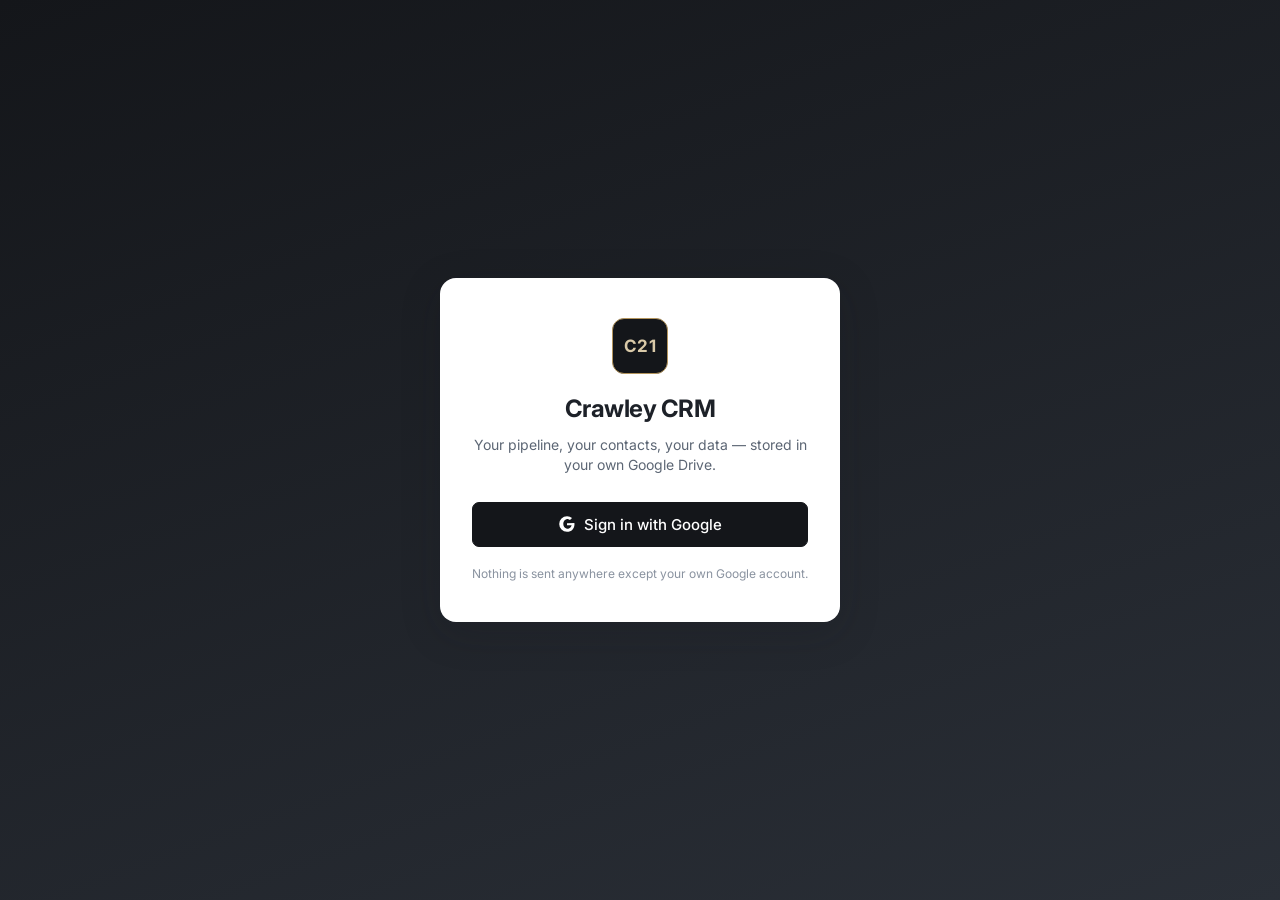
<file: index.html>
<!doctype html>
<html lang="en">
<head>
<meta charset="utf-8">
<meta name="viewport" content="width=device-width, initial-scale=1, viewport-fit=cover">
<meta name="theme-color" content="#1c1c1e">
<title>Crawley CRM</title>
<link rel="manifest" href="manifest.json">
<link rel="icon" href="icons/icon.svg" type="image/svg+xml">
<link rel="apple-touch-icon" href="icons/icon-180.png">
<meta name="apple-mobile-web-app-capable" content="yes">
<meta name="apple-mobile-web-app-title" content="Crawley CRM">
<link rel="preconnect" href="https://fonts.googleapis.com">
<link rel="preconnect" href="https://fonts.gstatic.com" crossorigin>
<link href="https://fonts.googleapis.com/css2?family=Inter:wght@400;500;600;700&display=swap" rel="stylesheet">
<link rel="stylesheet" href="css/styles.css">
</head>
<body>

<!-- ======================= SIGN IN ======================= -->
<div id="signin" class="signin">
  <div class="signin-card">
    <div class="brand-mark">C21</div>
    <h1>Crawley CRM</h1>
    <p class="signin-sub">Your pipeline, your contacts, your data — stored in your own Google&nbsp;Drive.</p>
    <button id="btn-signin" class="btn btn-primary btn-lg">
      <svg viewBox="0 0 24 24" width="18" height="18" aria-hidden="true"><path fill="#fff" d="M12 11v2.6h6.1c-.25 1.6-1.86 4.7-6.1 4.7A6.8 6.8 0 0 1 12 5.2c1.94 0 3.24.83 3.99 1.54l2.72-2.62A9.7 9.7 0 0 0 12 1.6 10.4 10.4 0 1 0 12 22.4c6 0 9.98-4.22 9.98-10.16 0-.68-.07-1.2-.17-1.72Z"/></svg>
      Sign in with Google
    </button>
    <div id="signin-error" class="signin-error" hidden></div>
    <p class="signin-foot">Nothing is sent anywhere except your own Google account.</p>
  </div>
</div>

<!-- ======================= APP ======================= -->
<div id="app" hidden>

  <header class="topbar">
    <div class="topbar-left">
      <div class="brand-mark sm">C21</div>
      <span class="topbar-title">Crawley CRM</span>
    </div>

    <nav class="tabs" id="tabs">
      <button class="tab active" data-view="pipeline">Pipeline</button>
      <button class="tab" data-view="contacts">Contacts</button>
      <button class="tab" data-view="calendar">Calendar</button>
      <button class="tab" data-view="dashboard">Dashboard</button>
      <button class="tab" data-view="settings">Settings</button>
    </nav>

    <div class="topbar-right">
      <button id="btn-refresh" class="icon-btn" title="Reload from Google Sheets">
        <svg viewBox="0 0 24 24" width="18" height="18"><path fill="currentColor" d="M17.65 6.35A8 8 0 1 0 19.73 14h-2.08A6 6 0 1 1 12 6c1.66 0 3.14.69 4.22 1.78L13 11h7V4l-2.35 2.35Z"/></svg>
      </button>
      <button id="btn-user" class="user-chip" title="Account"><span id="user-initial">?</span></button>
    </div>
  </header>

  <!-- ---------------- PIPELINE ---------------- -->
  <main id="view-pipeline" class="view">
    <div class="view-bar">
      <div class="seg" id="pipeline-seg"></div>
      <div class="view-bar-right">
        <input id="board-search" class="search" type="search" placeholder="Search deals…">
        <label class="check"><input type="checkbox" id="show-closed"> <span>Show closed</span></label>
        <button class="btn btn-primary" id="btn-new-deal">+ New Deal</button>
      </div>
    </div>
    <div id="board" class="board"></div>
  </main>

  <!-- ---------------- CONTACTS ---------------- -->
  <main id="view-contacts" class="view" hidden>
    <div class="view-bar">
      <div class="seg" id="contact-seg">
        <button data-cmode="crm" class="active">My CRM</button>
        <button data-cmode="google">All Google Contacts</button>
      </div>
      <div class="view-bar-right">
        <input id="contact-search" class="search wide" type="search" placeholder="Search name, email, phone, address, tag…">
        <select id="contact-filter" class="select"></select>
        <button class="btn" id="btn-sync-contacts" title="Re-read Google Contacts">Sync</button>
        <button class="btn btn-primary" id="btn-new-contact">+ New Contact</button>
      </div>
    </div>
    <div id="contact-list" class="contact-list"></div>
  </main>

  <!-- ---------------- CALENDAR ---------------- -->
  <main id="view-calendar" class="view" hidden>
    <div id="calendar" class="calendar"></div>
  </main>

  <!-- ---------------- DASHBOARD ---------------- -->
  <main id="view-dashboard" class="view" hidden>
    <div id="dashboard" class="dashboard"></div>
  </main>

  <!-- ---------------- SETTINGS ---------------- -->
  <main id="view-settings" class="view" hidden>
    <div id="settings" class="settings"></div>
  </main>
</div>

<!-- ======================= DRAWER / MODAL / TOAST ======================= -->
<div id="scrim" class="scrim" hidden></div>
<aside id="drawer" class="drawer" hidden aria-label="Details"></aside>
<div id="modal" class="modal" hidden></div>
<div id="toast" class="toast" hidden></div>

<div id="loader" class="loader" hidden><div class="spinner"></div><span id="loader-text">Loading…</span></div>

<script src="https://accounts.google.com/gsi/client" async defer></script>
<script src="js/config.js"></script>
<script src="js/google.js"></script>
<script src="js/people.js"></script>
<script src="js/store.js"></script>
<script src="js/import.js"></script>
<script src="js/reminders.js"></script>
<script src="js/ui.js"></script>
<script src="js/app.js"></script>
</body>
</html>
</file>
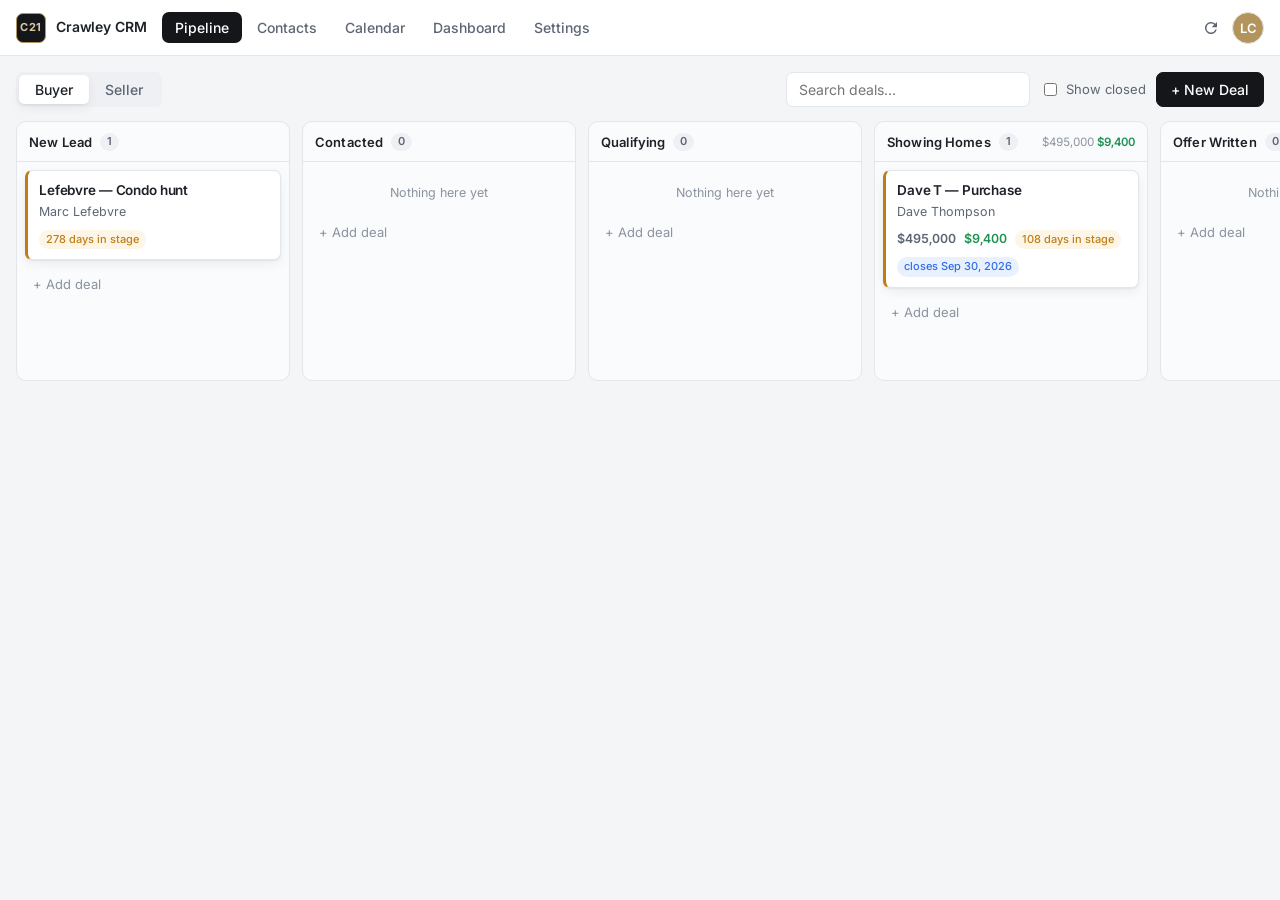
<file: test/harness.html>
<!doctype html>
<html lang="en">
<head>
<meta charset="utf-8">
<meta name="viewport" content="width=device-width, initial-scale=1, viewport-fit=cover">
<meta name="theme-color" content="#1c1c1e">
<title>Crawley CRM</title>
<link rel="manifest" href="../manifest.json">
<link rel="icon" href="../icons/icon.svg" type="image/svg+xml">
<link rel="apple-touch-icon" href="../icons/icon-180.png">
<meta name="apple-mobile-web-app-capable" content="yes">
<meta name="apple-mobile-web-app-title" content="Crawley CRM">
<link rel="preconnect" href="https://fonts.googleapis.com">
<link rel="preconnect" href="https://fonts.gstatic.com" crossorigin>
<link href="https://fonts.googleapis.com/css2?family=Inter:wght@400;500;600;700&display=swap" rel="stylesheet">
<link rel="stylesheet" href="../css/styles.css">
</head>
<body>

<!-- ======================= SIGN IN ======================= -->
<div id="signin" class="signin">
  <div class="signin-card">
    <div class="brand-mark">C21</div>
    <h1>Crawley CRM</h1>
    <p class="signin-sub">Your pipeline, your contacts, your data — stored in your own Google&nbsp;Drive.</p>
    <button id="btn-signin" class="btn btn-primary btn-lg">
      <svg viewBox="0 0 24 24" width="18" height="18" aria-hidden="true"><path fill="#fff" d="M12 11v2.6h6.1c-.25 1.6-1.86 4.7-6.1 4.7A6.8 6.8 0 0 1 12 5.2c1.94 0 3.24.83 3.99 1.54l2.72-2.62A9.7 9.7 0 0 0 12 1.6 10.4 10.4 0 1 0 12 22.4c6 0 9.98-4.22 9.98-10.16 0-.68-.07-1.2-.17-1.72Z"/></svg>
      Sign in with Google
    </button>
    <div id="signin-error" class="signin-error" hidden></div>
    <p class="signin-foot">Nothing is sent anywhere except your own Google account.</p>
  </div>
</div>

<!-- ======================= APP ======================= -->
<div id="app" hidden>

  <header class="topbar">
    <div class="topbar-left">
      <div class="brand-mark sm">C21</div>
      <span class="topbar-title">Crawley CRM</span>
    </div>

    <nav class="tabs" id="tabs">
      <button class="tab active" data-view="pipeline">Pipeline</button>
      <button class="tab" data-view="contacts">Contacts</button>
      <button class="tab" data-view="calendar">Calendar</button>
      <button class="tab" data-view="dashboard">Dashboard</button>
      <button class="tab" data-view="settings">Settings</button>
    </nav>

    <div class="topbar-right">
      <button id="btn-refresh" class="icon-btn" title="Reload from Google Sheets">
        <svg viewBox="0 0 24 24" width="18" height="18"><path fill="currentColor" d="M17.65 6.35A8 8 0 1 0 19.73 14h-2.08A6 6 0 1 1 12 6c1.66 0 3.14.69 4.22 1.78L13 11h7V4l-2.35 2.35Z"/></svg>
      </button>
      <button id="btn-user" class="user-chip" title="Account"><span id="user-initial">?</span></button>
    </div>
  </header>

  <!-- ---------------- PIPELINE ---------------- -->
  <main id="view-pipeline" class="view">
    <div class="view-bar">
      <div class="seg" id="pipeline-seg"></div>
      <div class="view-bar-right">
        <input id="board-search" class="search" type="search" placeholder="Search deals…">
        <label class="check"><input type="checkbox" id="show-closed"> <span>Show closed</span></label>
        <button class="btn btn-primary" id="btn-new-deal">+ New Deal</button>
      </div>
    </div>
    <div id="board" class="board"></div>
  </main>

  <!-- ---------------- CONTACTS ---------------- -->
  <main id="view-contacts" class="view" hidden>
    <div class="view-bar">
      <div class="seg" id="contact-seg">
        <button data-cmode="crm" class="active">My CRM</button>
        <button data-cmode="google">All Google Contacts</button>
      </div>
      <div class="view-bar-right">
        <input id="contact-search" class="search wide" type="search" placeholder="Search name, email, phone, address, tag…">
        <select id="contact-filter" class="select"></select>
        <button class="btn" id="btn-sync-contacts" title="Re-read Google Contacts">Sync</button>
        <button class="btn btn-primary" id="btn-new-contact">+ New Contact</button>
      </div>
    </div>
    <div id="contact-list" class="contact-list"></div>
  </main>

  <!-- ---------------- CALENDAR ---------------- -->
  <main id="view-calendar" class="view" hidden>
    <div id="calendar" class="calendar"></div>
  </main>

  <!-- ---------------- DASHBOARD ---------------- -->
  <main id="view-dashboard" class="view" hidden>
    <div id="dashboard" class="dashboard"></div>
  </main>

  <!-- ---------------- SETTINGS ---------------- -->
  <main id="view-settings" class="view" hidden>
    <div id="settings" class="settings"></div>
  </main>
</div>

<!-- ======================= DRAWER / MODAL / TOAST ======================= -->
<div id="scrim" class="scrim" hidden></div>
<aside id="drawer" class="drawer" hidden aria-label="Details"></aside>
<div id="modal" class="modal" hidden></div>
<div id="toast" class="toast" hidden></div>

<div id="loader" class="loader" hidden><div class="spinner"></div><span id="loader-text">Loading…</span></div>

<script src="../js/config.js"></script>
<script src="../test/mock-google.js"></script>
<script src="../js/people.js"></script>
<script src="../js/store.js"></script>
<script src="../js/import.js"></script>
<script src="../js/reminders.js"></script>
<script src="../js/ui.js"></script>
<script src="../js/app.js"></script>
<script>window.google={accounts:{oauth2:{initTokenClient:()=>({requestAccessToken(){}}),revoke(){}}}};</script>
</body>
</html>
</file>
<file: css/styles.css>
/* ==========================================================================
   Crawley CRM — styles
   ========================================================================== */

:root {
  --gold:        #b3945c;
  --gold-soft:   #d9c9a8;
  --ink:         #14161a;
  --ink-2:       #2a2f37;
  --body:        #f4f5f7;
  --surface:     #ffffff;
  --surface-2:   #fafbfc;
  --line:        #e3e6ea;
  --line-2:      #eef0f3;
  --text:        #1d2128;
  --text-2:      #5c6674;
  --text-3:      #8a93a0;
  --blue:        #2f6feb;
  --green:       #1f9254;
  --amber:       #c07d16;
  --red:         #c0392b;
  --amber-bg:    #fdf6e7;
  --green-bg:    #e9f6ee;
  --blue-bg:     #eaf1fe;
  --red-bg:      #fdeceb;
  --radius:      10px;
  --cal-do:       #3b6fe0;
  --cal-deadline: #d0342c;
  --cal-client:   #128a5a;
  --radius-sm:   7px;
  --shadow:      0 1px 2px rgba(20,22,26,.06), 0 4px 12px rgba(20,22,26,.06);
  --shadow-lg:   0 10px 40px rgba(20,22,26,.18);
  --topbar-h:    56px;
  --font: 'Inter', -apple-system, BlinkMacSystemFont, 'Segoe UI', Roboto, sans-serif;
}

@media (prefers-color-scheme: dark) {
  :root {
    --body: #16181c; --surface: #1e2126; --surface-2: #23272d;
    --line: #313640; --line-2: #2a2f36;
    --text: #e8eaed; --text-2: #a3acba; --text-3: #79828f;
    --amber-bg: #33290f; --green-bg: #102c1d; --blue-bg: #14213d; --red-bg: #351815;
    --cal-do: #4a90e2; --cal-deadline: #e05a45; --cal-client: #1f9e74;
    --shadow: 0 1px 2px rgba(0,0,0,.4), 0 4px 12px rgba(0,0,0,.3);
    --shadow-lg: 0 10px 40px rgba(0,0,0,.55);
  }
}

* { box-sizing: border-box; }

/* Class rules like .loader/.modal/.drawer set display:*, which out-specifies the
   browser's default [hidden]{display:none}. Without this, "hidden" panels stay
   on screen and swallow every click. */
[hidden] { display: none !important; }

html, body {
  margin: 0; padding: 0; height: 100%;
  background: var(--body); color: var(--text);
  font-family: var(--font); font-size: 14px; line-height: 1.45;
  -webkit-font-smoothing: antialiased;
}

button, input, select, textarea { font-family: inherit; font-size: inherit; color: inherit; }

/* ------------------------------ sign in --------------------------------- */

.signin {
  position: fixed; inset: 0; display: grid; place-items: center; padding: 24px;
  background: linear-gradient(160deg, var(--ink) 0%, var(--ink-2) 100%);
}
.signin-card {
  background: var(--surface); border-radius: 16px; padding: 40px 32px;
  width: 100%; max-width: 400px; text-align: center; box-shadow: var(--shadow-lg);
}
.brand-mark {
  width: 56px; height: 56px; margin: 0 auto 18px; border-radius: 12px;
  background: var(--ink); color: var(--gold-soft);
  display: grid; place-items: center; font-weight: 700; letter-spacing: .5px;
  font-size: 17px; border: 1px solid var(--gold);
}
.brand-mark.sm { width: 30px; height: 30px; margin: 0; font-size: 11px; border-radius: 7px; }
.signin-card h1 { margin: 0 0 8px; font-size: 24px; font-weight: 700; letter-spacing: -.02em; }
.signin-sub { margin: 0 0 26px; color: var(--text-2); font-size: 14px; }
.signin-foot { margin: 18px 0 0; font-size: 12px; color: var(--text-3); }
.signin-error {
  margin-top: 16px; padding: 12px 14px; border-radius: var(--radius-sm);
  background: var(--red-bg); color: var(--red); font-size: 13px; text-align: left;
}
.signin-error code {
  display: block; margin-top: 6px; font-size: 11px; word-break: break-all; opacity: .85;
}

/* ------------------------------ buttons --------------------------------- */

.btn {
  display: inline-flex; align-items: center; justify-content: center; gap: 8px;
  padding: 8px 14px; border-radius: var(--radius-sm); border: 1px solid var(--line);
  background: var(--surface); color: var(--text); font-weight: 500; cursor: pointer;
  white-space: nowrap; transition: background .12s, border-color .12s, opacity .12s;
}
.btn:hover { background: var(--surface-2); border-color: var(--text-3); }
.btn-primary { background: var(--ink); border-color: var(--ink); color: #fff; }
.btn-primary:hover { background: var(--ink-2); border-color: var(--ink-2); }
.btn-danger { color: var(--red); border-color: var(--line); }
.btn-danger:hover { background: var(--red-bg); border-color: var(--red); }
.btn-lg { padding: 12px 20px; width: 100%; font-size: 15px; }
.btn-sm { padding: 5px 10px; font-size: 12.5px; }
.btn:disabled { opacity: .5; cursor: not-allowed; }

.icon-btn {
  display: grid; place-items: center; width: 34px; height: 34px; padding: 0;
  border: 1px solid transparent; border-radius: var(--radius-sm);
  background: transparent; color: var(--text-2); cursor: pointer;
}
.icon-btn:hover { background: var(--line-2); color: var(--text); }

/* ------------------------------ topbar ---------------------------------- */

.topbar {
  position: sticky; top: 0; z-index: 30; height: var(--topbar-h);
  display: flex; align-items: center; gap: 16px; padding: 0 16px;
  background: var(--surface); border-bottom: 1px solid var(--line);
}
.topbar-left { display: flex; align-items: center; gap: 10px; flex-shrink: 0; }
.topbar-title { font-weight: 600; letter-spacing: -.01em; }
.topbar-right { margin-left: auto; display: flex; align-items: center; gap: 4px; }

.tabs { display: flex; gap: 2px; overflow-x: auto; scrollbar-width: none; }
.tabs::-webkit-scrollbar { display: none; }
.tab {
  padding: 7px 13px; border: 0; background: transparent; color: var(--text-2);
  border-radius: var(--radius-sm); cursor: pointer; font-weight: 500; white-space: nowrap;
}
.tab:hover { background: var(--line-2); color: var(--text); }
.tab.active { background: var(--ink); color: #fff; }

.user-chip {
  width: 32px; height: 32px; border-radius: 50%; border: 1px solid var(--line);
  background: var(--gold); color: #fff; font-weight: 600; cursor: pointer; font-size: 13px;
}

/* ------------------------------- views ---------------------------------- */

.view { padding: 16px; }
#view-pipeline { padding: 16px 0 16px 16px; }

.view-bar {
  display: flex; align-items: center; gap: 10px; flex-wrap: wrap;
  margin-bottom: 14px; padding-right: 16px;
}
.view-bar-right { margin-left: auto; display: flex; align-items: center; gap: 10px; flex-wrap: wrap; }

.search {
  padding: 8px 12px; border: 1px solid var(--line); border-radius: var(--radius-sm);
  background: var(--surface); min-width: 190px; outline: none;
}
.search.wide { flex: 1; min-width: 220px; max-width: 460px; }
.search:focus { border-color: var(--gold); box-shadow: 0 0 0 3px rgba(179,148,92,.15); }

.select {
  padding: 8px 12px; border: 1px solid var(--line); border-radius: var(--radius-sm);
  background: var(--surface); cursor: pointer; outline: none;
}
.check { display: inline-flex; align-items: center; gap: 6px; color: var(--text-2); cursor: pointer; font-size: 13px; }

.seg { display: inline-flex; background: var(--line-2); padding: 3px; border-radius: var(--radius-sm); }
.seg button {
  padding: 6px 16px; border: 0; background: transparent; border-radius: 5px;
  cursor: pointer; font-weight: 500; color: var(--text-2);
}
.seg button.active { background: var(--surface); color: var(--text); box-shadow: var(--shadow); }

/* ------------------------------- board ---------------------------------- */

.board {
  display: flex; gap: 12px; align-items: flex-start;
  overflow-x: auto; padding-bottom: 20px; padding-right: 16px;
  min-height: calc(100vh - var(--topbar-h) - 90px);
  scroll-snap-type: x proximity;
}
.col {
  flex: 0 0 274px; width: 274px; background: var(--surface-2);
  border: 1px solid var(--line); border-radius: var(--radius);
  display: flex; flex-direction: column;
  min-height: 260px; max-height: calc(100vh - var(--topbar-h) - 92px);
  scroll-snap-align: start;
}
.col.drag-over { border-color: var(--gold); background: var(--amber-bg); }
.col-head {
  padding: 11px 12px 9px; border-bottom: 1px solid var(--line);
  display: flex; align-items: center; gap: 8px;
}
.col-title { font-weight: 600; font-size: 13px; letter-spacing: .01em; }
.col-count {
  font-size: 11px; font-weight: 600; color: var(--text-2);
  background: var(--line-2); padding: 1px 7px; border-radius: 20px;
}
.col-sum { margin-left: auto; font-size: 11.5px; color: var(--text-3); font-variant-numeric: tabular-nums; }
.col-sum b { color: var(--green); font-weight: 600; }
.col-body { padding: 8px; overflow-y: auto; flex: 1; min-height: 60px; }
.col-add {
  border: 0; background: transparent; color: var(--text-3); cursor: pointer;
  padding: 8px; width: 100%; text-align: left; border-radius: var(--radius-sm); font-size: 13px;
}
.col-add:hover { background: var(--line-2); color: var(--text); }

.card {
  background: var(--surface); border: 1px solid var(--line); border-radius: var(--radius-sm);
  padding: 10px 11px; margin-bottom: 8px; cursor: pointer; box-shadow: var(--shadow);
  border-left: 3px solid var(--line);
}
.card:hover { border-color: var(--text-3); border-left-color: var(--gold); }
.card.dragging { opacity: .4; }
.card.stale { border-left-color: var(--amber); }
.card-title { font-weight: 600; font-size: 13.5px; margin-bottom: 3px; letter-spacing: -.01em; }
.card-person { color: var(--text-2); font-size: 12.5px; }
.card-meta { display: flex; align-items: center; gap: 8px; margin-top: 8px; flex-wrap: wrap; }
.card-value { font-weight: 600; font-size: 12.5px; color: var(--green); font-variant-numeric: tabular-nums; }
.card-price { font-weight: 600; font-size: 12.5px; color: var(--text-2); font-variant-numeric: tabular-nums; }
.pill {
  font-size: 11px; padding: 2px 7px; border-radius: 20px; font-weight: 500;
  background: var(--line-2); color: var(--text-2);
}
.pill.warn { background: var(--amber-bg); color: var(--amber); }
.pill.info { background: var(--blue-bg); color: var(--blue); }
.pill.ok   { background: var(--green-bg); color: var(--green); }
.card-next { margin-top: 7px; font-size: 11.5px; color: var(--blue); display: flex; gap: 5px; }

.empty-col { padding: 14px 6px; color: var(--text-3); font-size: 12.5px; text-align: center; }

/* ---------------------------- contacts list ------------------------------ */

.contact-list { display: grid; gap: 8px; }
.contact-row {
  background: var(--surface); border: 1px solid var(--line); border-radius: var(--radius);
  padding: 12px 14px; display: flex; align-items: center; gap: 14px; cursor: pointer;
}
.contact-row:hover { border-color: var(--gold); }
.avatar {
  width: 36px; height: 36px; border-radius: 50%; background: var(--ink); color: var(--gold-soft);
  display: grid; place-items: center; font-weight: 600; flex-shrink: 0; font-size: 13px;
}
.contact-main { min-width: 0; flex: 1; }
.contact-name { font-weight: 600; }
.contact-sub { color: var(--text-2); font-size: 12.5px; overflow: hidden; text-overflow: ellipsis; white-space: nowrap; }
.contact-right { margin-left: auto; display: flex; align-items: center; gap: 8px; flex-shrink: 0; }
.gdot { color: var(--gold); font-size: 9px; vertical-align: middle; }

.selbar {
  display: flex; align-items: center; gap: 10px; flex-wrap: wrap;
  padding: 10px 14px; margin-bottom: 8px;
  background: var(--surface); border: 1px solid var(--line);
  border-radius: var(--radius); position: sticky; top: calc(var(--topbar-h) + 4px); z-index: 5;
}
.selcount { font-size: 13.5px; }
.selcount b { font-size: 15px; }
.pick { display: grid; place-items: center; width: 22px; flex-shrink: 0; cursor: pointer; }
.pick input { width: 17px; height: 17px; cursor: pointer; accent-color: var(--gold); }
.pick-spacer { width: 22px; flex-shrink: 0; }
.contact-row.picked { border-color: var(--gold); background: var(--amber-bg); }

/* ------------------------------ dashboard -------------------------------- */

.dashboard { display: grid; gap: 16px; grid-template-columns: repeat(auto-fit, minmax(260px, 1fr)); }
.panel {
  background: var(--surface); border: 1px solid var(--line);
  border-radius: var(--radius); padding: 16px;
}
.panel h3 { margin: 0 0 12px; font-size: 13px; text-transform: uppercase;
  letter-spacing: .06em; color: var(--text-3); font-weight: 600; }
.stat-grid { display: grid; grid-template-columns: repeat(auto-fit, minmax(110px,1fr)); gap: 12px; }
.stat { background: var(--surface-2); border-radius: var(--radius-sm); padding: 12px; }
.stat-num { font-size: 24px; font-weight: 700; letter-spacing: -.02em; font-variant-numeric: tabular-nums; }
.stat-label { font-size: 12px; color: var(--text-2); margin-top: 2px; }
.bar-row { display: flex; align-items: center; gap: 10px; margin-bottom: 7px; font-size: 12.5px; }
.bar-label { width: 128px; color: var(--text-2); flex-shrink: 0; }
.bar-track { flex: 1; height: 7px; background: var(--line-2); border-radius: 4px; overflow: hidden; }
.bar-fill { display: block; height: 100%; background: var(--gold); border-radius: 4px; }
.bar-num { width: 26px; text-align: right; font-weight: 600; font-variant-numeric: tabular-nums; }
.goal-row { display: flex; align-items: center; gap: 12px; margin-bottom: 9px; font-size: 13px; }
.goal-label { width: 168px; color: var(--text-2); flex-shrink: 0; }
.goal-num { width: 150px; text-align: right; font-weight: 600; font-variant-numeric: tabular-nums; }
.goal-num .muted { font-weight: 400; }
.goal-pct { width: 52px; text-align: right; font-weight: 600; color: var(--text-3);
  font-variant-numeric: tabular-nums; }
.goal-pct.near { color: var(--amber); }
.goal-pct.over { color: var(--green); }
.stat.clickable { cursor: pointer; transition: background .12s, transform .12s; }
.stat.clickable:hover { background: var(--line-2); transform: translateY(-1px); }
.bar-row.clickable { cursor: pointer; border-radius: 6px; padding: 2px 4px; margin-left: -4px;
  transition: background .12s; }
.bar-row.clickable:hover { background: var(--surface-2); }
.bar-money { width: 74px; text-align: right; color: var(--text-2);
  font-variant-numeric: tabular-nums; flex-shrink: 0; }
.hint { font-weight: 400; font-size: 12px; color: var(--text-3, var(--text-2)); }
.bar-fill.near { background: var(--amber); }
.bar-fill.over { background: var(--green); }
.goal-foot { margin-top: 12px; padding-top: 10px; border-top: 1px solid var(--line-2);
  font-size: 13px; color: var(--text-2); }

.list-lite { display: grid; gap: 6px; }
.list-lite-row {
  display: flex; gap: 10px; align-items: center; padding: 8px 10px;
  background: var(--surface-2); border-radius: var(--radius-sm); cursor: pointer; font-size: 13px;
}
.list-lite-row:hover { background: var(--line-2); }
.list-lite-row.dim { opacity: .5; }
.grow { flex: 1; min-width: 0; overflow: hidden; text-overflow: ellipsis; white-space: nowrap; }
.panel-wide { grid-column: 1 / -1; }

/* ------------------------------- drawer ---------------------------------- */

.scrim { position: fixed; inset: 0; background: rgba(10,12,16,.45); z-index: 40; }
.drawer {
  position: fixed; top: 0; right: 0; bottom: 0; width: min(560px, 100%);
  background: var(--body); z-index: 50; overflow-y: auto; box-shadow: var(--shadow-lg);
  display: flex; flex-direction: column;
}
.drawer-head {
  position: sticky; top: 0; background: var(--surface); border-bottom: 1px solid var(--line);
  padding: 14px 16px; display: flex; align-items: flex-start; gap: 12px; z-index: 2;
}
.drawer-head h2 { margin: 0; font-size: 17px; letter-spacing: -.01em; }
.drawer-head .sub { color: var(--text-2); font-size: 13px; margin-top: 2px; }
.drawer-body { padding: 16px; display: grid; gap: 14px; }
.close-x { margin-left: auto; }

.sec { background: var(--surface); border: 1px solid var(--line); border-radius: var(--radius); padding: 14px; }
.sec h4 {
  margin: 0 0 10px; font-size: 12px; text-transform: uppercase; letter-spacing: .06em;
  color: var(--text-3); font-weight: 600; display: flex; align-items: center; gap: 8px;
}
.sec h4 .btn { margin-left: auto; }
.kv { display: grid; grid-template-columns: 108px 1fr; gap: 6px 12px; font-size: 13.5px; }
.kv dt { color: var(--text-2); }
.kv dd { margin: 0; word-break: break-word; }
.kv a { color: var(--blue); text-decoration: none; }
.kv a:hover { text-decoration: underline; }

.timeline { display: grid; gap: 8px; }
.tl-item {
  display: flex; gap: 10px; padding: 9px 10px; background: var(--surface-2);
  border-radius: var(--radius-sm); font-size: 13px;
}
.tl-dot {
  width: 7px; height: 7px; border-radius: 50%; background: var(--gold);
  margin-top: 6px; flex-shrink: 0;
}
.tl-main { flex: 1; min-width: 0; }
.tl-meta { color: var(--text-3); font-size: 11.5px; margin-top: 2px; }
.tl-del { opacity: 0; }
.tl-item:hover .tl-del { opacity: 1; }

.thread {
  display: block; padding: 9px 10px; background: var(--surface-2); border-radius: var(--radius-sm);
  margin-bottom: 6px; text-decoration: none; color: inherit; font-size: 13px;
}
.thread:hover { background: var(--line-2); }
.thread-sub { font-weight: 600; overflow: hidden; text-overflow: ellipsis; white-space: nowrap; }
.thread-snip { color: var(--text-2); font-size: 12px; overflow: hidden;
  text-overflow: ellipsis; white-space: nowrap; margin-top: 1px; }

.muted { color: var(--text-3); font-size: 13px; }
.row-actions { display: flex; gap: 8px; flex-wrap: wrap; }

/* -------------------------------- modal ---------------------------------- */

.modal {
  position: fixed; z-index: 60; inset: 0; display: grid; place-items: center; padding: 16px;
  background: rgba(10,12,16,.45); overflow-y: auto;
}
.modal-card {
  background: var(--surface); border-radius: 14px; width: 100%; max-width: 560px;
  box-shadow: var(--shadow-lg); max-height: 88vh; display: flex; flex-direction: column;
  overflow: hidden;
}
.modal-card form { display: flex; flex-direction: column; min-height: 0; flex: 1; }
.modal-head { padding: 16px 18px 12px; flex-shrink: 0; }
.modal-head h3 { margin: 0; font-size: 17px; letter-spacing: -.01em; }

/* Two columns: paired fields sit side by side, everything else spans. */
.modal-body {
  padding: 4px 18px 18px; display: grid; gap: 12px 14px;
  grid-template-columns: 1fr 1fr;
  overflow-y: auto; flex: 1; min-height: 0;
}
.modal-body > .field { grid-column: 1 / -1; }
.modal-body > .field.half { grid-column: auto; }
.modal-body > p { grid-column: 1 / -1; }

/* Always reachable — no scrolling to the bottom to find Save. */
.modal-foot {
  padding: 12px 18px; display: flex; gap: 8px; justify-content: flex-end;
  border-top: 1px solid var(--line); background: var(--surface-2); flex-shrink: 0;
}

.field { display: grid; gap: 5px; }
.field label { font-size: 12.5px; color: var(--text-2); font-weight: 500; }
.field input, .field select, .field textarea {
  padding: 9px 11px; border: 1px solid var(--line); border-radius: var(--radius-sm);
  background: var(--surface); outline: none; width: 100%;
}
.field input:focus, .field select:focus, .field textarea:focus {
  border-color: var(--gold); box-shadow: 0 0 0 3px rgba(179,148,92,.15);
}
.field textarea { resize: vertical; min-height: 76px; }
.field-2 { display: grid; grid-template-columns: 1fr 1fr; gap: 12px; }

/* ------------------------------ combo box -------------------------------- */

.combo { position: relative; }
.combo-input { width: 100%; padding-right: 30px !important; }
.combo-clear {
  position: absolute; right: 6px; top: 50%; transform: translateY(-50%);
  border: 0; background: transparent; color: var(--text-3); cursor: pointer;
  font-size: 13px; line-height: 1; padding: 4px 6px; border-radius: 5px;
}
.combo-clear:hover { background: var(--line-2); color: var(--text); }
.combo-list {
  position: absolute; z-index: 5; left: 0; right: 0; top: calc(100% + 4px);
  background: var(--surface); border: 1px solid var(--line); border-radius: var(--radius-sm);
  box-shadow: var(--shadow-lg); max-height: 260px; overflow-y: auto; padding: 4px;
}
.combo-item {
  padding: 7px 9px; border-radius: 5px; cursor: pointer;
  display: flex; align-items: center; gap: 8px; font-size: 13.5px;
}
.combo-item:hover, .combo-item.on { background: var(--line-2); }
.combo-label { font-weight: 500; white-space: nowrap; }
.combo-sub {
  color: var(--text-3); font-size: 12px; overflow: hidden;
  text-overflow: ellipsis; white-space: nowrap; flex: 1;
}
.combo-item .pill { margin-left: auto; flex-shrink: 0; }
.combo-empty { padding: 10px; color: var(--text-3); font-size: 13px; }

/* ------------------------------- settings -------------------------------- */

.settings { display: grid; gap: 16px; max-width: 720px; }
.stage-list { display: grid; gap: 6px; margin-bottom: 10px; }
.stage-item {
  display: flex; align-items: center; gap: 8px; padding: 7px 10px;
  background: var(--surface-2); border-radius: var(--radius-sm);
}
.stage-item input {
  flex: 1; border: 1px solid transparent; background: transparent; padding: 3px 6px;
  border-radius: 5px; outline: none;
}
.stage-item input:focus { border-color: var(--gold); background: var(--surface); }
.stage-handle { color: var(--text-3); cursor: grab; font-size: 15px; }

/* -------------------------------- misc ----------------------------------- */

.toast {
  position: fixed; bottom: 20px; left: 50%; transform: translateX(-50%); z-index: 90;
  background: var(--ink); color: #fff; padding: 11px 18px; border-radius: 22px;
  box-shadow: var(--shadow-lg); font-size: 13.5px; max-width: 90vw; text-align: center;
}
.toast.err { background: var(--red); }

.loader {
  position: fixed; inset: 0; z-index: 80; display: grid; place-items: center;
  gap: 14px; background: rgba(244,245,247,.75); backdrop-filter: blur(2px);
  grid-auto-flow: row; align-content: center; color: var(--text-2);
}
@media (prefers-color-scheme: dark) { .loader { background: rgba(22,24,28,.75); } }
.spinner {
  width: 28px; height: 28px; border: 3px solid var(--line);
  border-top-color: var(--gold); border-radius: 50%; animation: spin .7s linear infinite;
}
@keyframes spin { to { transform: rotate(360deg); } }

/* ------------------------------ calendar --------------------------------- */

.calendar { display: grid; gap: 14px; }

.cal-bar { display: flex; flex-wrap: wrap; align-items: center; gap: 12px; }
.cal-nav { display: flex; align-items: center; gap: 6px; }
.cal-range { font-weight: 600; margin-left: 6px; }
.chips { display: flex; flex-wrap: wrap; gap: 6px; margin-left: auto; }
.chip {
  border: 1px solid var(--line); background: var(--surface); color: var(--text-2);
  border-radius: 999px; padding: 5px 11px; font-size: 12.5px; cursor: pointer;
  font-family: inherit;
}
.chip:hover { border-color: var(--text-3); }
.chip.on { background: var(--ink); border-color: var(--ink); color: #fff; }

.cal-warn {
  background: var(--amber-bg); border: 1px solid var(--amber);
  border-radius: var(--radius-sm); padding: 9px 12px; font-size: 13px;
}

.cal-layout { display: grid; grid-template-columns: minmax(0,1fr) 310px; gap: 14px;
  align-items: start; }
.cal-side { display: grid; gap: 14px; }

.cal-week { display: grid; grid-template-columns: repeat(7, minmax(0,1fr)); gap: 8px; }
.cal-day {
  background: var(--surface); border: 1px solid var(--line);
  border-radius: var(--radius-sm); padding: 8px; min-height: 190px;
  display: flex; flex-direction: column; gap: 6px;
}
.cal-day.past { background: var(--surface-2); }
.cal-day.today { border-color: var(--gold); box-shadow: 0 0 0 2px rgba(179,148,92,.16); }
.cal-day-head { display: flex; align-items: baseline; gap: 6px; }
.cal-dow { font-size: 11px; text-transform: uppercase; letter-spacing: .06em;
  color: var(--text-3); font-weight: 600; }
.cal-dnum { font-size: 15px; font-weight: 700; font-variant-numeric: tabular-nums; }
.cal-day.today .cal-dnum { color: var(--gold); }
.cal-items { display: grid; gap: 4px; align-content: start; }
.cal-empty { color: var(--line); font-size: 12px; }

.cal-ev, .cal-rem {
  font-size: 12px; line-height: 1.35; padding: 4px 6px; border-radius: 5px;
  background: var(--surface-2); border-left: 3px solid var(--line);
  display: flex; gap: 5px; align-items: baseline; cursor: default;
  overflow: hidden; min-width: 0;
}
.cal-ev.crm { border-left-color: var(--gold); background: var(--amber-bg); cursor: pointer; }
.cal-time { color: var(--text-3); font-variant-numeric: tabular-nums; flex-shrink: 0; }
.cal-ev-t, .cal-rem-t {
  overflow: hidden; display: -webkit-box; -webkit-box-orient: vertical;
  -webkit-line-clamp: 2; line-clamp: 2; word-break: break-word;
}
.cal-rem { cursor: pointer; }
.cal-ico { flex-shrink: 0; font-size: 11px; }
.f-do       { border-left-color: var(--cal-do); }
.f-deadline { border-left-color: var(--cal-deadline); }
.f-client   { border-left-color: var(--cal-client); }
span.cal-ico.f-do { border: 0; color: var(--cal-do); }
span.cal-ico.f-deadline { border: 0; color: var(--cal-deadline); }
span.cal-ico.f-client { border: 0; color: var(--cal-client); }
.cal-rem.overdue { background: var(--amber-bg); }
.cal-rem:hover, .cal-ev.crm:hover { filter: brightness(.97); }

.week-row {
  display: flex; align-items: center; gap: 8px; font-size: 13px;
  padding: 7px 0; border-bottom: 1px solid var(--line-2);
}
.week-row:last-child { border-bottom: 0; }
.week-row .grow { flex: 1; min-width: 0; }
.week-row .grow.link { cursor: pointer; }
.week-row .grow.link:hover { text-decoration: underline; }
.week-sub { display: block; font-size: 11.5px; color: var(--text-3); }
.week-when { color: var(--text-3); font-size: 12px; flex-shrink: 0; }
.mini {
  border: 1px solid var(--line); background: var(--surface); border-radius: 5px;
  padding: 2px 6px; font-size: 12px; cursor: pointer; line-height: 1.4;
  flex-shrink: 0; font-family: inherit;
}
.mini:hover { border-color: var(--gold); }

/* ------------------------------- mobile ---------------------------------- */

@media (max-width: 760px) {
  .topbar { padding: 0 10px; gap: 8px; }
  .topbar-title { display: none; }
  .tab { padding: 7px 10px; font-size: 13px; }
  .view { padding: 12px; }
  #view-pipeline { padding: 12px 0 12px 12px; }
  .view-bar { padding-right: 12px; }
  .view-bar-right { width: 100%; margin-left: 0; }
  .search, .search.wide { min-width: 0; flex: 1; max-width: none; }
  .col { flex: 0 0 84vw; width: 84vw; max-height: none; }
  .board { min-height: 0; padding-right: 12px; scroll-snap-type: x mandatory; }
  .col-body { max-height: 62vh; }
  .kv { grid-template-columns: 92px 1fr; }
  .field-2 { grid-template-columns: 1fr; }
  .modal-body { grid-template-columns: 1fr; }
  .modal-body > .field.half { grid-column: 1 / -1; }
  .modal-card { max-height: 92vh; }
  .drawer { width: 100%; }
  .modal-card { max-width: 100%; }
  .bar-label { width: 100px; }
  .goal-label { width: 110px; }
  .goal-num { width: 108px; font-size: 12px; }
  .goal-row { gap: 8px; }
  .cal-layout { grid-template-columns: 1fr; }
  .cal-week { grid-template-columns: 1fr; }
  .cal-day { min-height: 0; }
  .cal-day.past { display: none; }
  .cal-day-head { border-bottom: 1px solid var(--line-2); padding-bottom: 4px; }
  .chips { margin-left: 0; }
}
</file>
